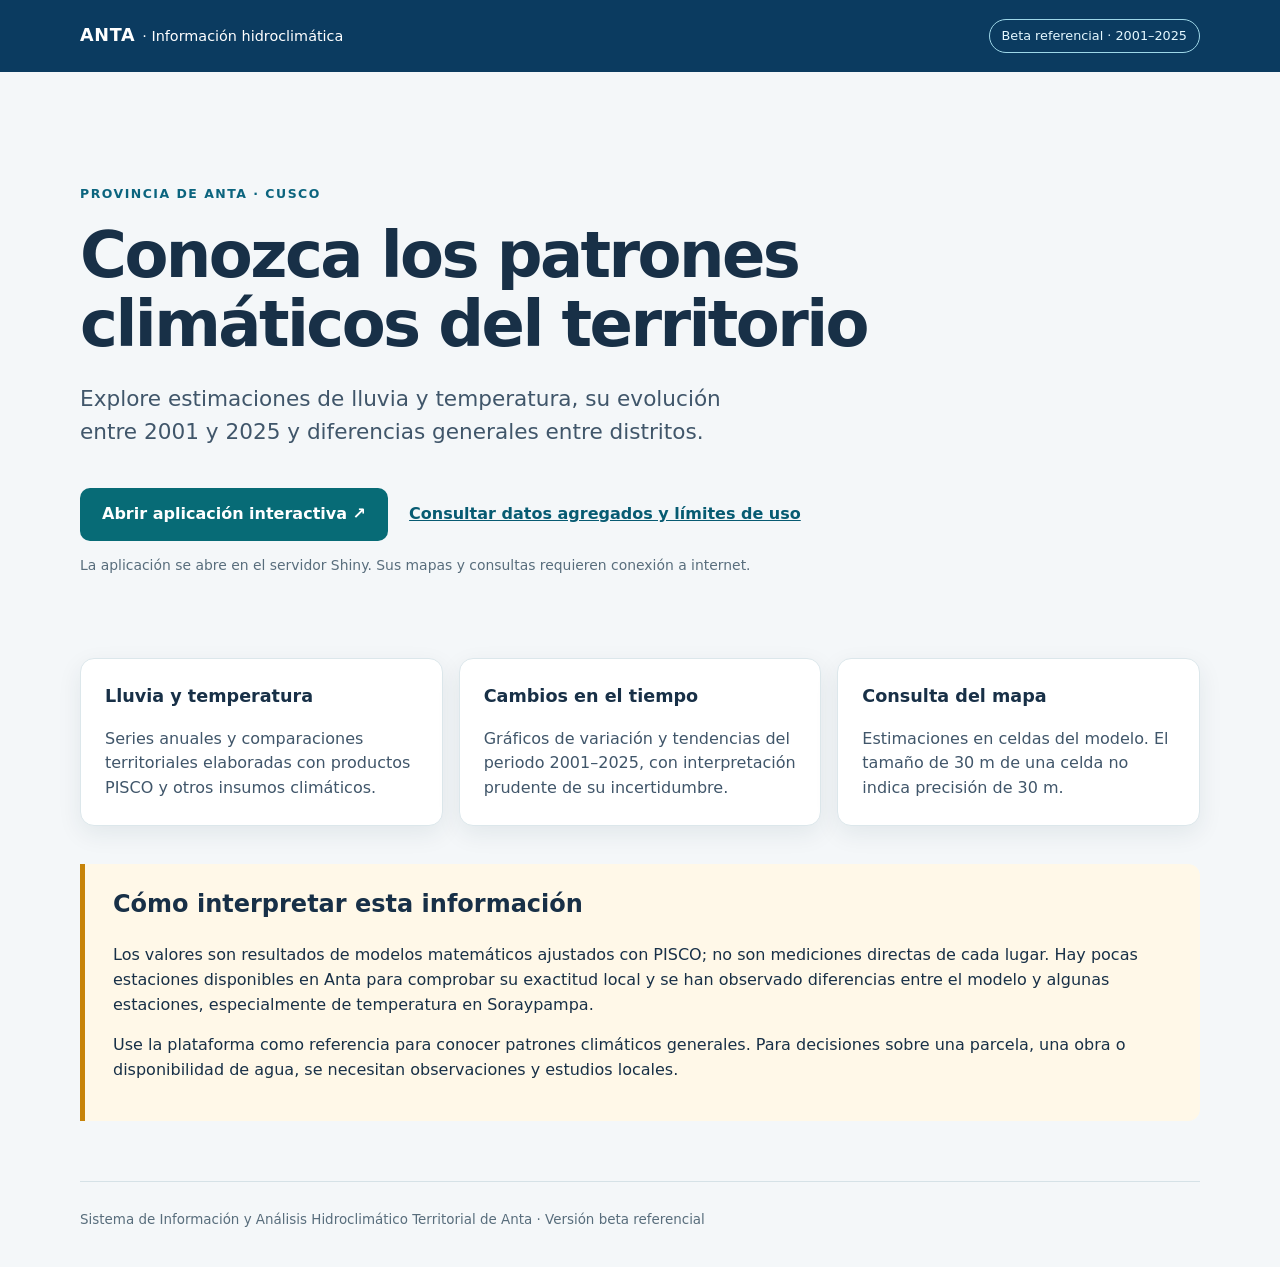
<file: portal/index.html>
<!doctype html>
<html lang="es">
<head>
  <meta charset="utf-8">
  <meta name="viewport" content="width=device-width, initial-scale=1">
  <meta name="description" content="Exploración referencial de las condiciones climáticas de la provincia de Anta, Cusco, entre 2001 y 2025.">
  <title>Clima de Anta · Beta referencial</title>
  <link rel="stylesheet" href="styles.css">
</head>
<body>
  <a class="skip" href="#contenido">Saltar al contenido</a>
  <header class="topbar">
    <div class="wrap topbar-inner">
      <div class="brand">ANTA <span>· Información hidroclimática</span></div>
      <span class="pill">Beta referencial · 2001–2025</span>
    </div>
  </header>
  <main id="contenido">
    <section class="hero wrap">
      <div class="eyebrow">Provincia de Anta · Cusco</div>
      <h1>Conozca los patrones climáticos del territorio</h1>
      <p class="lead">Explore estimaciones de lluvia y temperatura, su evolución entre 2001 y 2025 y diferencias generales entre distritos.</p>
      <a class="button" href="__SHINY_APP_URL__" rel="noopener noreferrer">Abrir aplicación interactiva <span aria-hidden="true">↗</span></a>
      <a class="text-link" href="datos.html">Consultar datos agregados y límites de uso</a>
      <p class="small">La aplicación se abre en el servidor Shiny. Sus mapas y consultas requieren conexión a internet.</p>
    </section>
    <section class="wrap cards" aria-label="Qué encontrará">
      <article class="card"><h2>Lluvia y temperatura</h2><p>Series anuales y comparaciones territoriales elaboradas con productos PISCO y otros insumos climáticos.</p></article>
      <article class="card"><h2>Cambios en el tiempo</h2><p>Gráficos de variación y tendencias del periodo 2001–2025, con interpretación prudente de su incertidumbre.</p></article>
      <article class="card"><h2>Consulta del mapa</h2><p>Estimaciones en celdas del modelo. El tamaño de 30 m de una celda no indica precisión de 30 m.</p></article>
    </section>
    <section class="wrap notice" aria-labelledby="alcance">
      <h2 id="alcance">Cómo interpretar esta información</h2>
      <p>Los valores son resultados de modelos matemáticos ajustados con PISCO; no son mediciones directas de cada lugar. Hay pocas estaciones disponibles en Anta para comprobar su exactitud local y se han observado diferencias entre el modelo y algunas estaciones, especialmente de temperatura en Soraypampa.</p>
      <p>Use la plataforma como referencia para conocer patrones climáticos generales. Para decisiones sobre una parcela, una obra o disponibilidad de agua, se necesitan observaciones y estudios locales.</p>
    </section>
  </main>
  <footer class="wrap footer">Sistema de Información y Análisis Hidroclimático Territorial de Anta · Versión beta referencial</footer>
</body>
</html>
</file>
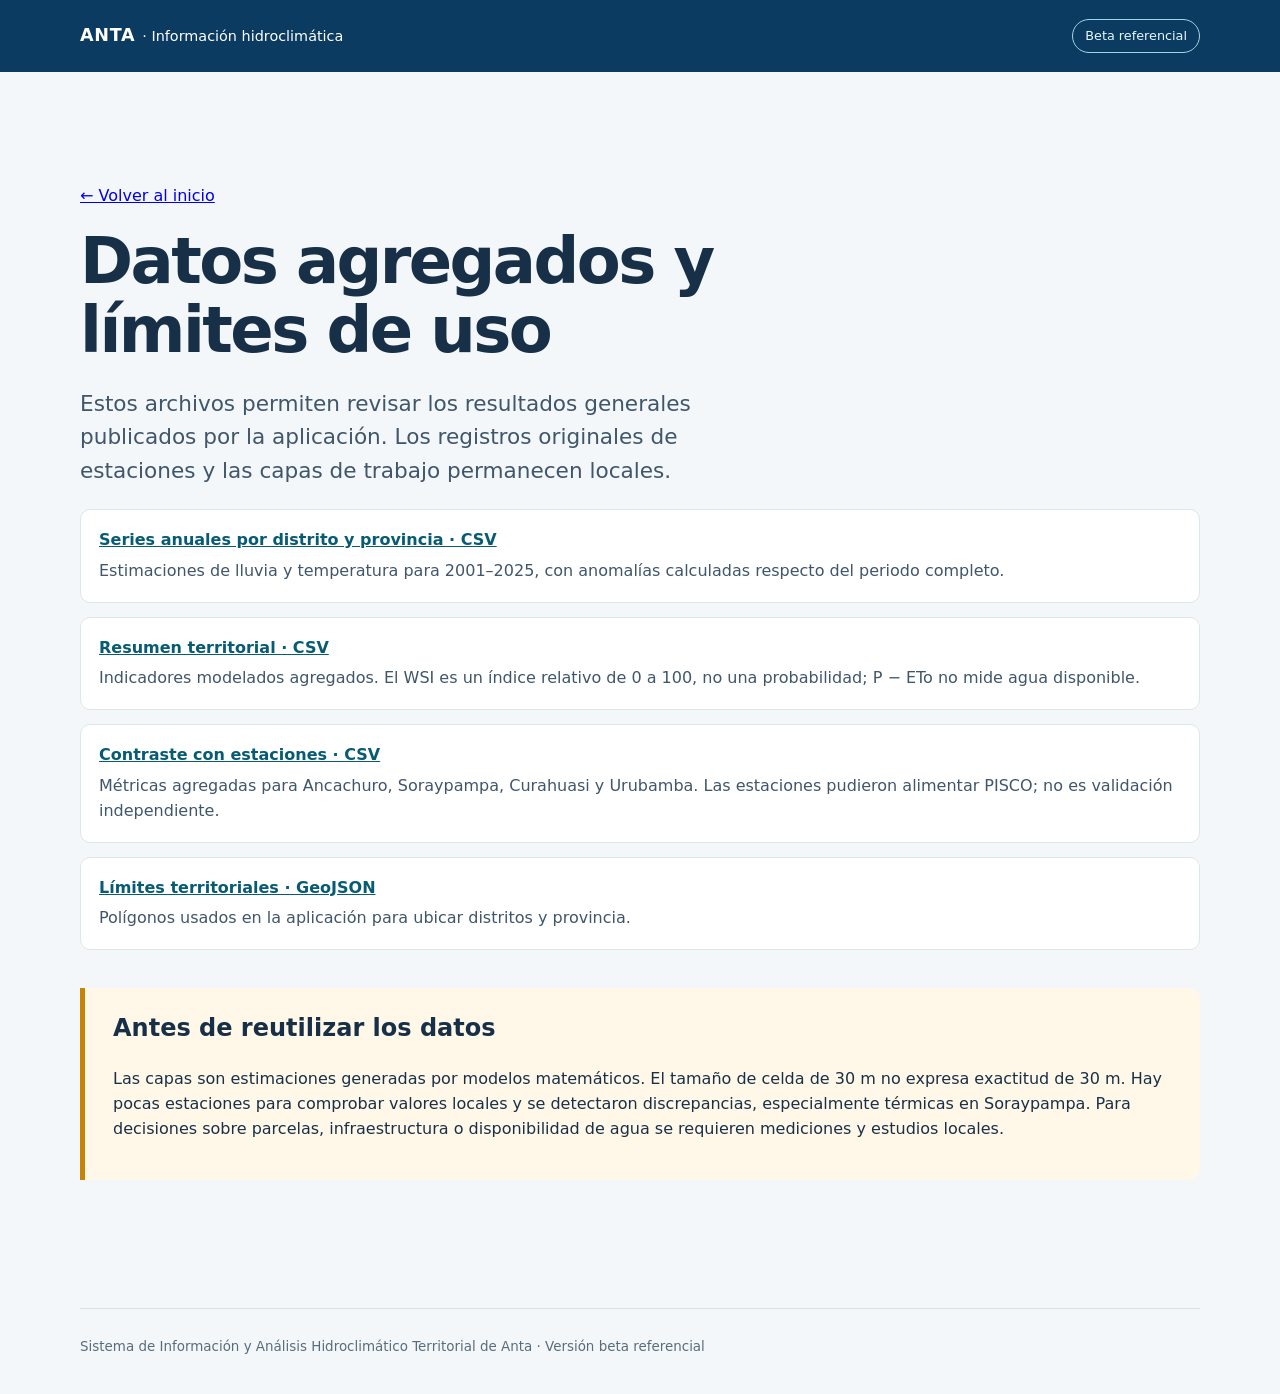
<file: portal/datos.html>
<!doctype html>
<html lang="es">
<head>
  <meta charset="utf-8">
  <meta name="viewport" content="width=device-width, initial-scale=1">
  <meta name="description" content="Datos agregados y limitaciones de la beta referencial de clima de Anta.">
  <title>Datos y límites de uso · Clima de Anta</title>
  <link rel="stylesheet" href="styles.css">
</head>
<body>
  <a class="skip" href="#contenido">Saltar al contenido</a>
  <header class="topbar"><div class="wrap topbar-inner"><div class="brand">ANTA <span>· Información hidroclimática</span></div><span class="pill">Beta referencial</span></div></header>
  <main id="contenido" class="wrap hero">
    <a href="index.html">← Volver al inicio</a>
    <h1>Datos agregados y límites de uso</h1>
    <p class="lead">Estos archivos permiten revisar los resultados generales publicados por la aplicación. Los registros originales de estaciones y las capas de trabajo permanecen locales.</p>
    <ul class="data-list">
      <li><a href="datos/series_anuales_2001_2025_anta.csv" download>Series anuales por distrito y provincia · CSV</a><p>Estimaciones de lluvia y temperatura para 2001–2025, con anomalías calculadas respecto del periodo completo.</p></li>
      <li><a href="datos/resumen_hidroclimatico_distrital_anta.csv" download>Resumen territorial · CSV</a><p>Indicadores modelados agregados. El WSI es un índice relativo de 0 a 100, no una probabilidad; P − ETo no mide agua disponible.</p></li>
      <li><a href="datos/validacion_red_estaciones.csv" download>Contraste con estaciones · CSV</a><p>Métricas agregadas para Ancachuro, Soraypampa, Curahuasi y Urubamba. Las estaciones pudieron alimentar PISCO; no es validación independiente.</p></li>
      <li><a href="datos/distritos_anta.geojson" download>Límites territoriales · GeoJSON</a><p>Polígonos usados en la aplicación para ubicar distritos y provincia.</p></li>
    </ul>
    <section class="notice" aria-labelledby="limites"><h2 id="limites">Antes de reutilizar los datos</h2><p>Las capas son estimaciones generadas por modelos matemáticos. El tamaño de celda de 30 m no expresa exactitud de 30 m. Hay pocas estaciones para comprobar valores locales y se detectaron discrepancias, especialmente térmicas en Soraypampa. Para decisiones sobre parcelas, infraestructura o disponibilidad de agua se requieren mediciones y estudios locales.</p></section>
  </main>
  <footer class="wrap footer">Sistema de Información y Análisis Hidroclimático Territorial de Anta · Versión beta referencial</footer>
</body>
</html>
</file>
<file: portal/styles.css>
:root { color-scheme: light; font-family: system-ui, -apple-system, "Segoe UI", sans-serif; color: #183047; background: #f4f7f9; }
* { box-sizing: border-box; }
body { margin: 0; line-height: 1.55; }
.wrap { width: min(1120px, calc(100% - 40px)); margin-inline: auto; }
.skip { position: absolute; left: 12px; top: -80px; background: white; padding: 8px 12px; z-index: 10; }
.skip:focus { top: 12px; }
.topbar { background: #0b3b60; color: white; }
.topbar-inner { min-height: 72px; display: flex; align-items: center; justify-content: space-between; gap: 16px; }
.brand { font-size: 1.1rem; font-weight: 800; letter-spacing: .04em; }
.brand span { font-size: .9rem; font-weight: 400; letter-spacing: 0; }
.pill { border: 1px solid #9ed7e8; color: #e5f8ff; border-radius: 99px; padding: 6px 12px; font-size: .8rem; white-space: nowrap; }
.hero { padding-block: clamp(60px, 9vw, 112px) 68px; }
.eyebrow { color: #0b647e; text-transform: uppercase; font-weight: 800; letter-spacing: .12em; font-size: .78rem; }
h1 { max-width: 830px; font-size: clamp(2.3rem, 5vw, 4.2rem); line-height: 1.08; letter-spacing: -.04em; margin: 18px 0 22px; }
.lead { max-width: 680px; font-size: clamp(1.1rem, 2vw, 1.35rem); color: #40566a; }
.button { display: inline-block; margin-top: 18px; padding: 14px 22px; border-radius: 10px; background: #076b76; color: white; font-weight: 700; text-decoration: none; }
.button:hover, .button:focus { background: #034e5c; }
.text-link { display: inline-block; margin: 18px 0 0 16px; color: #075b72; font-weight: 700; }
.text-link:hover, .text-link:focus { color: #033c50; }
.data-list { list-style: none; padding: 0; display: grid; gap: 14px; }
.data-list li { background: white; border: 1px solid #dce7eb; border-radius: 10px; padding: 18px; }
.data-list a { color: #075b72; font-weight: 750; }
.data-list p { margin: 6px 0 0; color: #40566a; }
.small { color: #586d7c; font-size: .87rem; }
.cards { display: grid; grid-template-columns: repeat(3, minmax(0, 1fr)); gap: 16px; }
.card { background: white; border: 1px solid #dce7eb; border-radius: 14px; padding: 24px; box-shadow: 0 8px 24px rgb(18 52 68 / 8%); }
.card h2 { font-size: 1.1rem; margin-top: 0; }
.card p { color: #40566a; margin-bottom: 0; }
.notice { background: #fff8e8; border-left: 5px solid #c78308; border-radius: 0 12px 12px 0; margin-top: 38px; padding: 22px 28px; }
.notice h2 { margin-top: 0; }
.footer { border-top: 1px solid #d6e2e7; margin-top: 60px; padding-block: 28px 36px; color: #586d7c; font-size: .84rem; }
@media (max-width: 760px) { .topbar-inner { align-items: flex-start; flex-direction: column; padding-block: 16px; } .cards { grid-template-columns: 1fr; } .hero { padding-block: 55px 40px; } .text-link { margin-left: 0; } }
</file>
